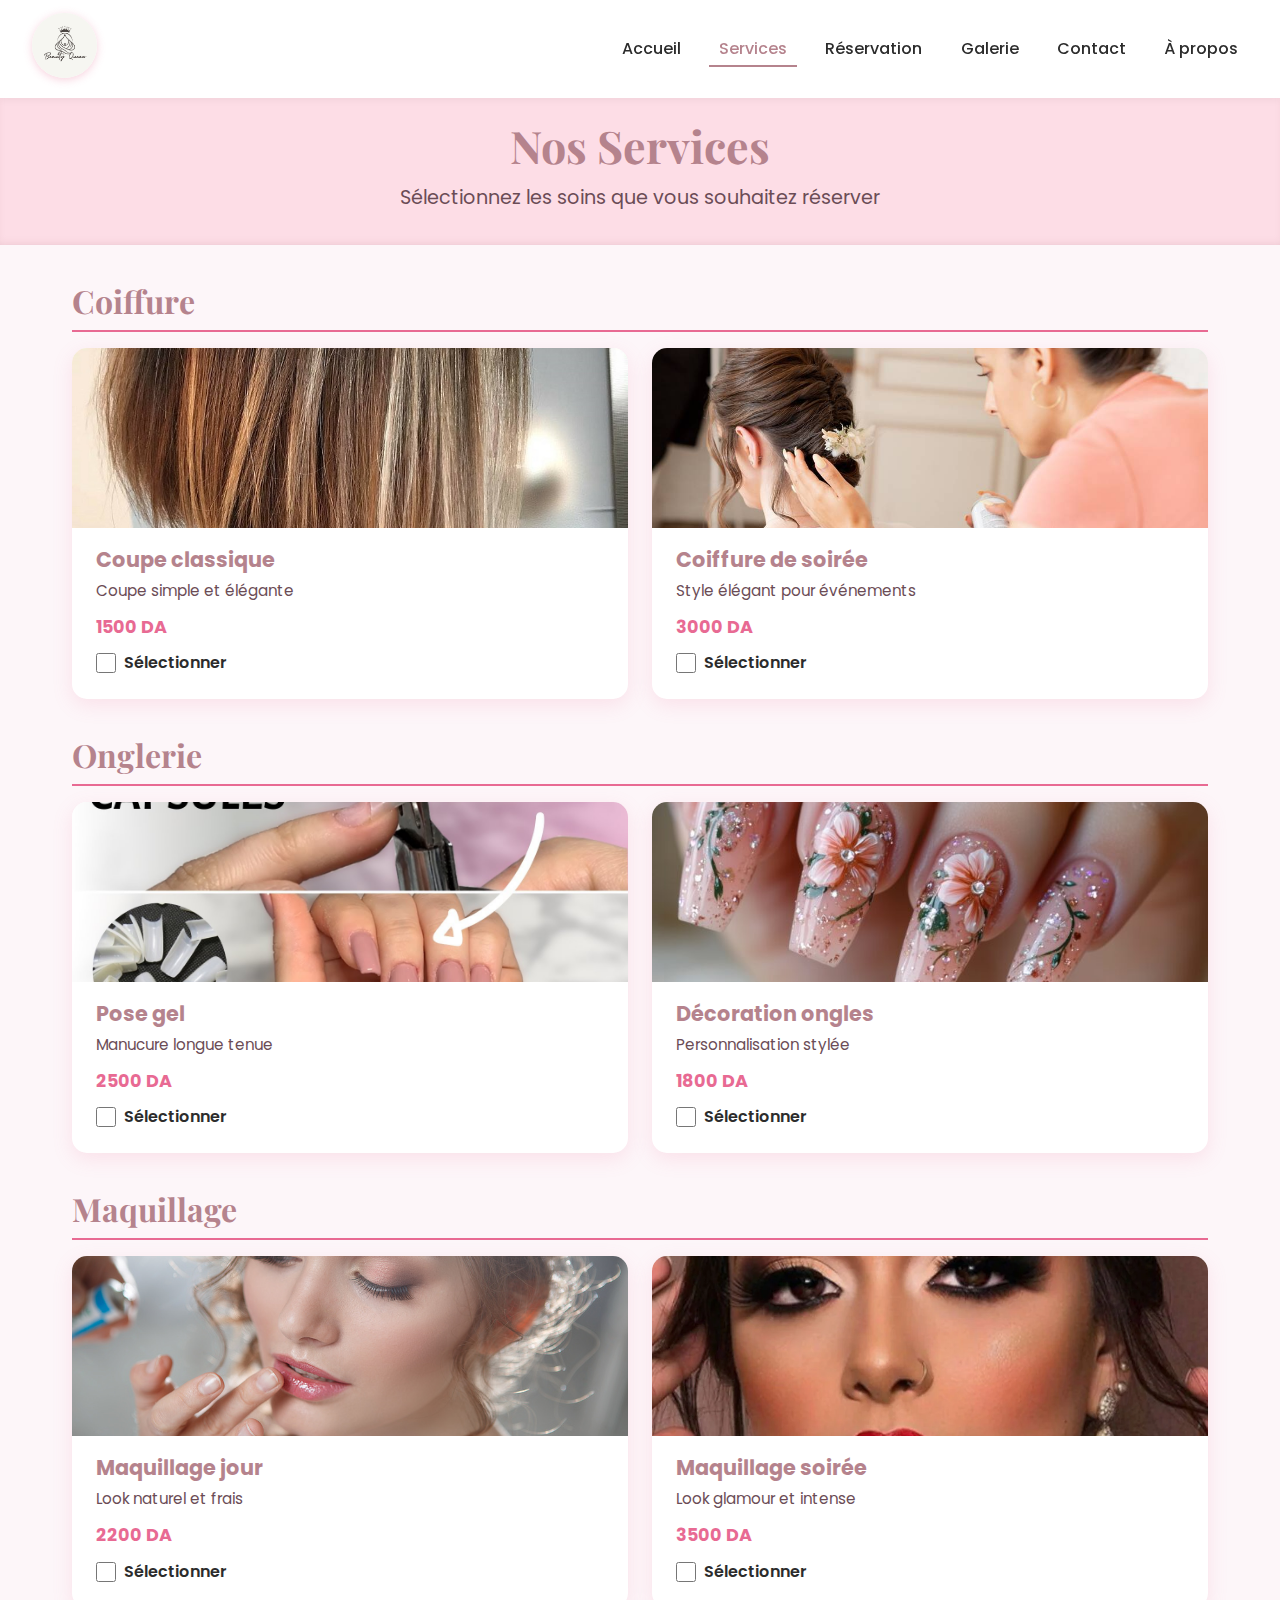
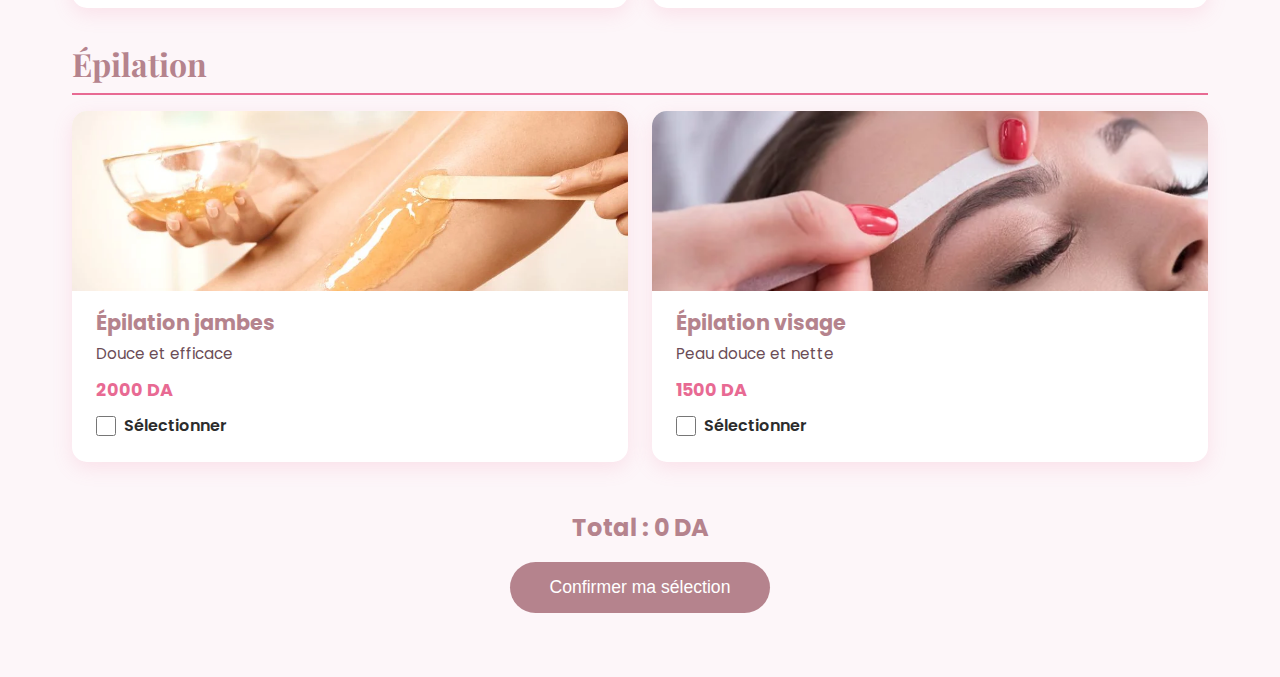
<file: services.html>
<!DOCTYPE html>
<html lang="fr">
  <head>
    <meta charset="UTF-8" />
    <meta name="viewport" content="width=device-width, initial-scale=1" />
    <title>Services - Célina Beauté</title>
    <link
      href="https://fonts.googleapis.com/css2?family=Playfair+Display:wght@600&family=Poppins&display=swap"
      rel="stylesheet"
    />
    <link rel="stylesheet" href="styleservices.css" />
    <link
      rel="stylesheet"
      href="https://cdnjs.cloudflare.com/ajax/libs/font-awesome/6.5.0/css/all.min.css"
    />
  </head>
  <body>
    <!-- Navbar -->
    <nav class="navbar">
      <div class="logo">
        <a href="index.html">
          <img
            src="img/Black Minimalist Beauty Makeup Studio Logo.png"
            alt="Logo Célina Beauté"
          />
        </a>
      </div>
      <ul class="nav-links">
        <li><a href="index.html">Accueil</a></li>
        <li><a href="services.html" class="active">Services</a></li>
        <li><a href="reservation.html">Réservation</a></li>
        <li><a href="galerie.html">Galerie</a></li>
        <li><a href="contact.html">Contact</a></li>
        <li><a href="apropos.html">À propos</a></li>
      </ul>
    </nav>

    <header class="service-header">
      <h1>Nos Services</h1>
      <p>Sélectionnez les soins que vous souhaitez réserver</p>
    </header>

    <main class="service-main">
      <!-- Coiffure -->
      <section class="category" id="coiffure">
        <h2 class="category-title">Coiffure</h2>
        <div class="service-cards">
          <div class="service-card">
            <img src="img/coiffure-classique.jpg" alt="Coupe classique" />
            <div class="service-info">
              <h3>Coupe classique</h3>
              <p>Coupe simple et élégante</p>
              <span class="price">1500 DA</span>
              <label>
                <input
                  type="checkbox"
                  name="services"
                  value="Coupe classique"
                  data-price="1500"
                />
                Sélectionner
              </label>
            </div>
          </div>

          <div class="service-card">
            <img src="img/coiffure_soiree.jpeg" alt="Coiffure de soirée" />
            <div class="service-info">
              <h3>Coiffure de soirée</h3>
              <p>Style élégant pour événements</p>
              <span class="price">3000 DA</span>
              <label>
                <input
                  type="checkbox"
                  name="services"
                  value="Coiffure de soirée"
                  data-price="3000"
                />
                Sélectionner
              </label>
            </div>
          </div>
        </div>
      </section>

      <!-- Onglerie -->
      <section class="category" id="onglerie">
        <h2 class="category-title">Onglerie</h2>
        <div class="service-cards">
          <div class="service-card">
            <img src="img/pose_gel.jpg" alt="Pose gel" />
            <div class="service-info">
              <h3>Pose gel</h3>
              <p>Manucure longue tenue</p>
              <span class="price">2500 DA</span>
              <label>
                <input
                  type="checkbox"
                  name="services"
                  value="Pose gel"
                  data-price="2500"
                />
                Sélectionner
              </label>
            </div>
          </div>

          <div class="service-card">
            <img src="img/decoration_ongles.jpg" alt="Décoration ongles" />
            <div class="service-info">
              <h3>Décoration ongles</h3>
              <p>Personnalisation stylée</p>
              <span class="price">1800 DA</span>
              <label>
                <input
                  type="checkbox"
                  name="services"
                  value="Décoration ongles"
                  data-price="1800"
                />
                Sélectionner
              </label>
            </div>
          </div>
        </div>
      </section>

      <!-- Maquillage -->
      <section class="category" id="maquillage">
        <h2 class="category-title">Maquillage</h2>
        <div class="service-cards">
          <div class="service-card">
            <img src="img/Maquillage-jour.jpg" alt="Maquillage jour" />
            <div class="service-info">
              <h3>Maquillage jour</h3>
              <p>Look naturel et frais</p>
              <span class="price">2200 DA</span>
              <label>
                <input
                  type="checkbox"
                  name="services"
                  value="Maquillage jour"
                  data-price="2200"
                />
                Sélectionner
              </label>
            </div>
          </div>

          <div class="service-card">
            <img src="img/maquillage_soiree.webp" alt="Maquillage soirée" />
            <div class="service-info">
              <h3>Maquillage soirée</h3>
              <p>Look glamour et intense</p>
              <span class="price">3500 DA</span>
              <label>
                <input
                  type="checkbox"
                  name="services"
                  value="Maquillage soirée"
                  data-price="3500"
                />
                Sélectionner
              </label>
            </div>
          </div>
        </div>
      </section>

      <!-- Épilation -->
      <section class="category" id="epilation">
        <h2 class="category-title">Épilation</h2>
        <div class="service-cards">
          <div class="service-card">
            <img src="img/epilation_jambes.webp" alt="Épilation jambes" />
            <div class="service-info">
              <h3>Épilation jambes</h3>
              <p>Douce et efficace</p>
              <span class="price">2000 DA</span>
              <label>
                <input
                  type="checkbox"
                  name="services"
                  value="Épilation jambes"
                  data-price="2000"
                />
                Sélectionner
              </label>
            </div>
          </div>

          <div class="service-card">
            <img src="img/epilation_visage.svg" alt="Épilation visage" />
            <div class="service-info">
              <h3>Épilation visage</h3>
              <p>Peau douce et nette</p>
              <span class="price">1500 DA</span>
              <label>
                <input
                  type="checkbox"
                  name="services"
                  value="Épilation visage"
                  data-price="1500"
                />
                Sélectionner
              </label>
            </div>
          </div>
        </div>
      </section>

      <div class="total-section">
        <p>Total : <span id="total">0</span> DA</p>
        <button id="confirm">Confirmer ma sélection</button>
      </div>
    </main>

    <script src="services.js"></script>
  </body>
</html>
</file>
<file: styleservices.css>
* {
  margin: 0;
  padding: 0;
  box-sizing: border-box;
}

body {
  font-family: "Poppins", sans-serif;
  background-color: #fdf6f9;
  color: #2c2c2c;
  line-height: 1.5;
}

/* Navbar */
.navbar {
  position: fixed;
  top: 0;
  width: 100%;
  background: #fff;
  display: flex;
  align-items: center;
  padding: 0.8rem 2rem;
  box-shadow: 0 2px 8px rgba(0, 0, 0, 0.05);
  z-index: 1000;
}

.logo img {
  width: 65px;
  height: 65px;
  border-radius: 50%;
  box-shadow: 0 2px 8px rgba(232, 106, 147, 0.3);
  cursor: pointer;
  transition: transform 0.3s ease;
}

.logo img:hover {
  transform: scale(1.1);
}

.nav-links {
  list-style: none;
  display: flex;
  margin-left: auto;
  gap: 1.2rem;
}

.nav-links a {
  text-decoration: none;
  color: #2c2c2c;
  font-weight: 500;
  font-size: 1rem;
  padding: 0.3rem 0.6rem;
  transition: color 0.3s;
}

.nav-links a:hover,
.nav-links a.active {
  color: #b5838d;
  border-bottom: 2px solid #b5838d;
}

/* Header */
.service-header {
  padding: 7rem 2rem 2rem; /* top padding to avoid navbar */
  text-align: center;
  background-color: #fddde6;
  box-shadow: inset 0 -4px 8px -4px #b5838d44;
}

.service-header h1 {
  font-family: "Playfair Display", serif;
  font-size: 2.8rem;
  color: #b5838d;
  margin-bottom: 0.3rem;
}

.service-header p {
  color: #6b4c56;
  font-size: 1.2rem;
}

/* Categories */
.category {
  max-width: 1200px;
  margin: 2rem auto 0;
  padding: 0 2rem;
}

.category-title {
  font-family: "Playfair Display", serif;
  font-size: 2rem;
  margin-bottom: 1rem;
  color: #b5838d;
  border-bottom: 2px solid #e86a93;
  padding-bottom: 0.3rem;
}

/* Service cards grid */
.service-cards {
  display: grid;
  grid-template-columns: repeat(auto-fit, minmax(280px, 1fr));
  gap: 1.5rem;
}

/* Single service card */
.service-card {
  background: #fff;
  border-radius: 15px;
  box-shadow: 0 6px 20px rgb(232 106 147 / 0.15);
  overflow: hidden;
  cursor: pointer;
  transition: transform 0.3s ease, box-shadow 0.3s ease;
  display: flex;
  flex-direction: column;
}

.service-card:hover {
  transform: translateY(-8px);
  box-shadow: 0 10px 30px rgb(232 106 147 / 0.3);
}

.service-card img {
  width: 100%;
  height: 180px;
  object-fit: cover;
  transition: transform 0.3s ease;
}

.service-card:hover img {
  transform: scale(1.05);
}

.service-info {
  padding: 1rem 1.5rem 1.5rem;
  flex-grow: 1;
  display: flex;
  flex-direction: column;
  justify-content: space-between;
}

.service-info h3 {
  color: #b5838d;
  margin-bottom: 0.3rem;
  font-size: 1.3rem;
}

.service-info p {
  color: #6b4c56;
  font-size: 0.95rem;
  flex-grow: 1;
}

.price {
  color: #e86a93;
  font-weight: 700;
  margin: 0.7rem 0;
  font-size: 1.1rem;
}

label {
  user-select: none;
  display: flex;
  align-items: center;
  gap: 0.5rem;
  font-weight: 600;
  color: #2c2c2c;
  font-size: 1rem;
  cursor: pointer;
}

/* Checkbox style */
input[type="checkbox"] {
  width: 20px;
  height: 20px;
  cursor: pointer;
  accent-color: #b5838d;
}

/* Total section */
.total-section {
  max-width: 1200px;
  margin: 3rem auto 4rem;
  padding: 0 2rem;
  text-align: center;
}

.total-section p {
  font-size: 1.5rem;
  font-weight: 700;
  color: #b5838d;
}

#confirm {
  background-color: #b5838d;
  color: #fff;
  border: none;
  padding: 15px 40px;
  font-size: 1.1rem;
  border-radius: 30px;
  margin-top: 1rem;
  cursor: pointer;
  transition: background-color 0.3s ease;
}

#confirm:hover {
  background-color: #9e5f70;
}

/* Responsive */
@media (max-width: 768px) {
  .service-header h1 {
    font-size: 2rem;
  }
  .service-header p {
    font-size: 1rem;
  }
  .service-card img {
    height: 150px;
  }
}

@media (max-width: 480px) {
  .service-cards {
    grid-template-columns: 1fr;
  }
  .navbar {
    padding: 0.8rem 1rem;
  }
  .nav-links {
    gap: 0.8rem;
  }
  .logo img {
    width: 50px;
    height: 50px;
  }
}
</file>
